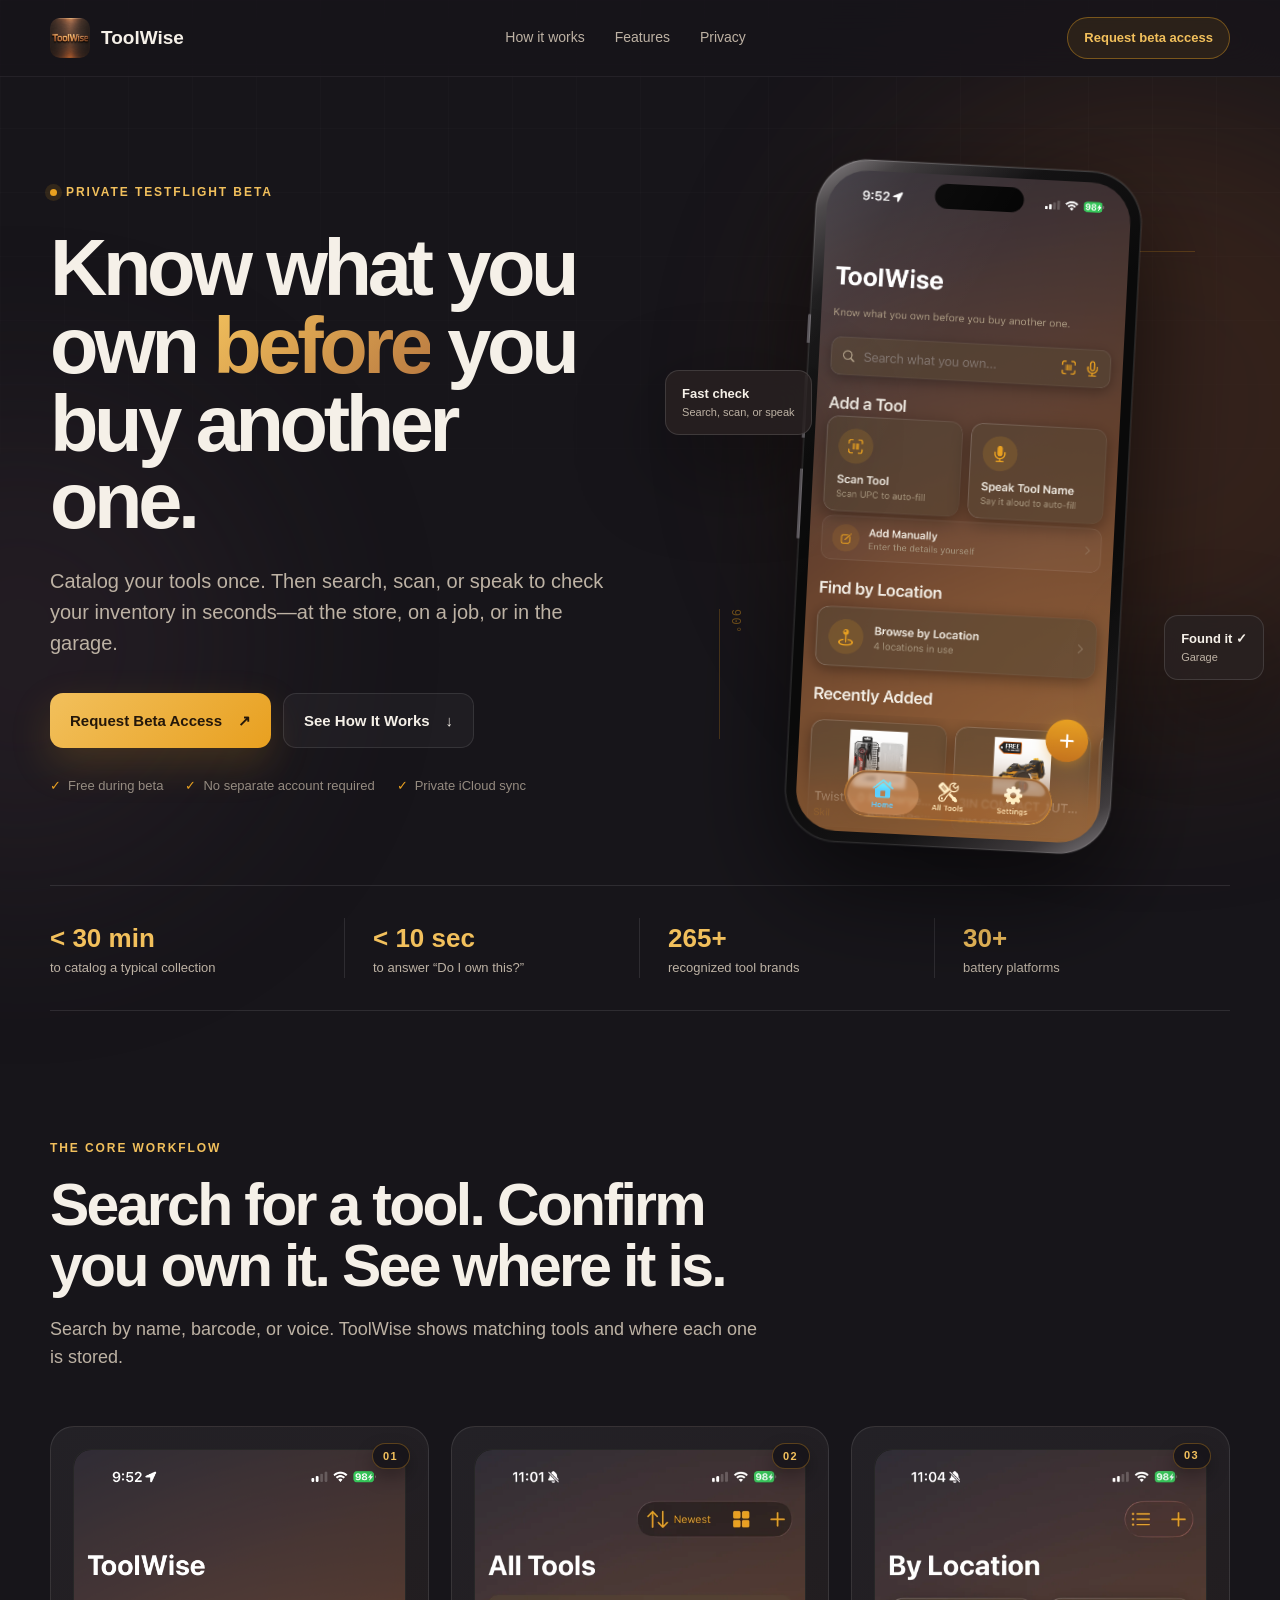
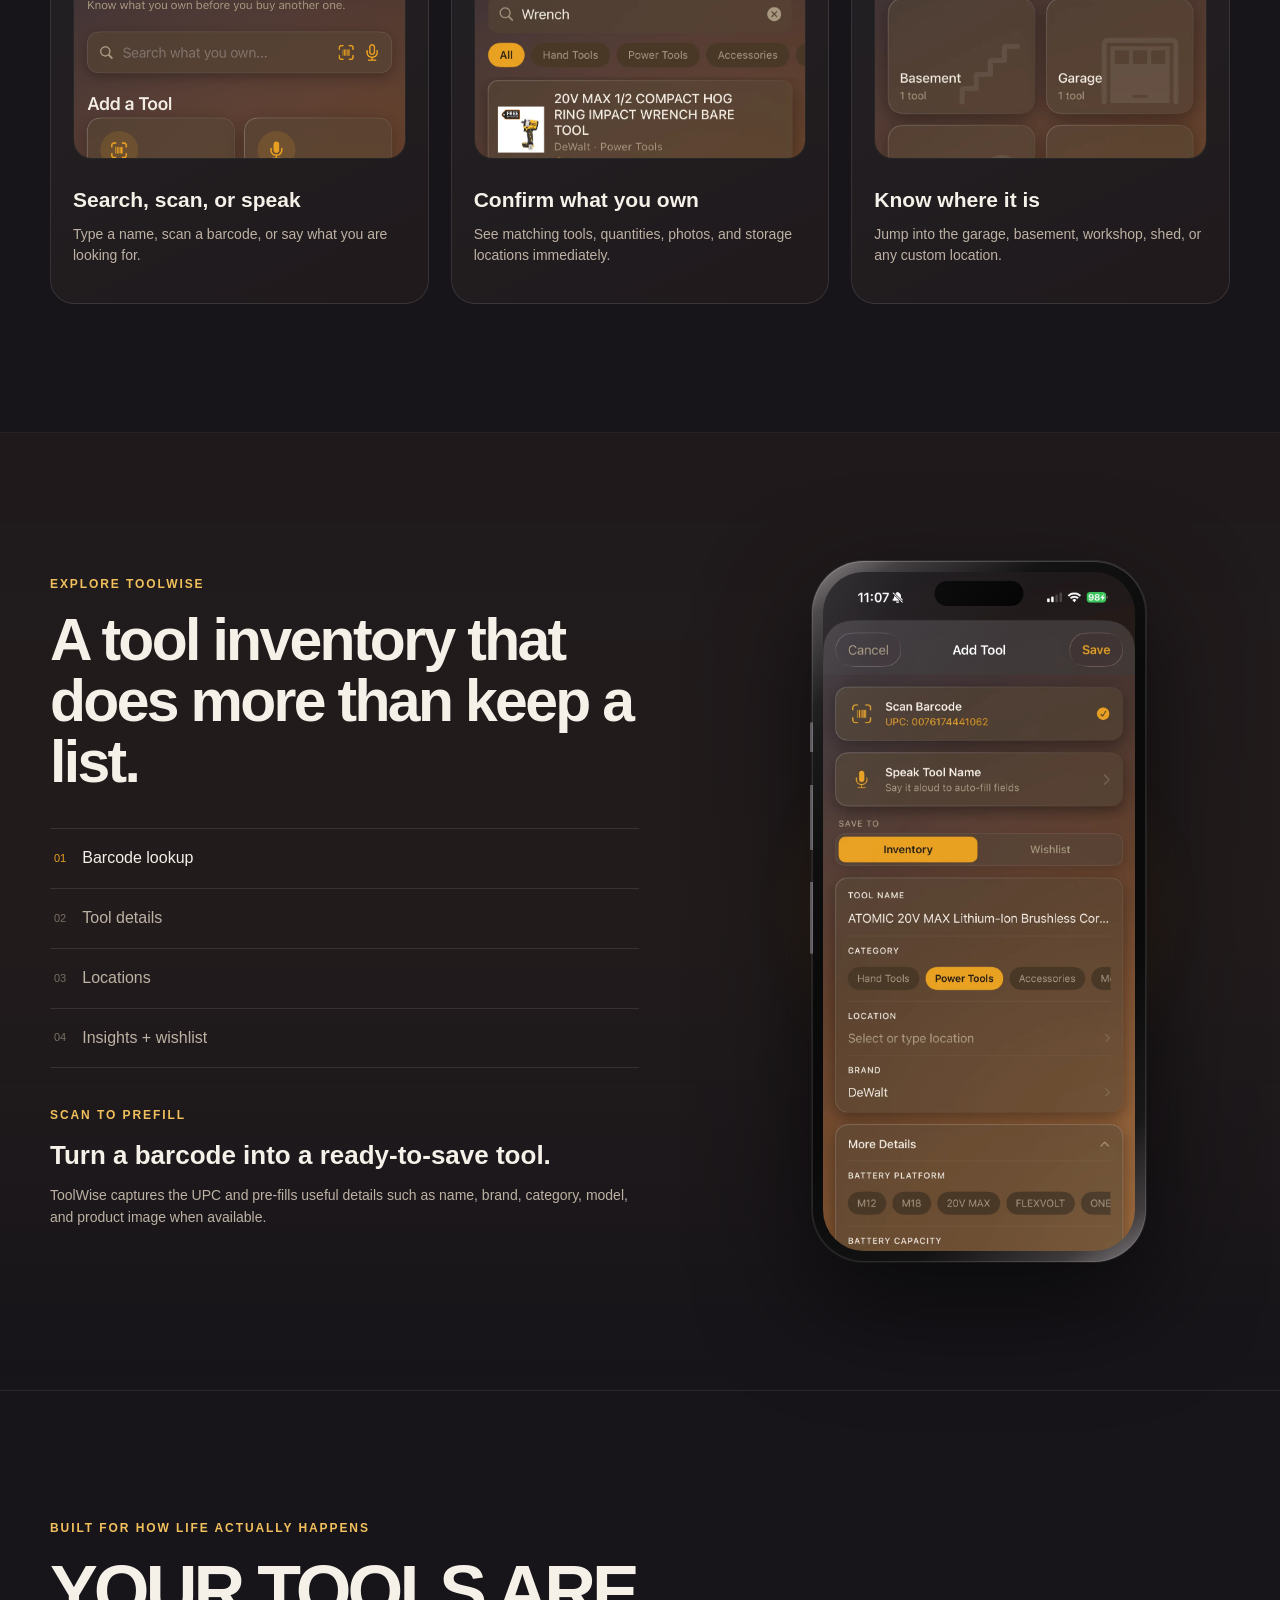
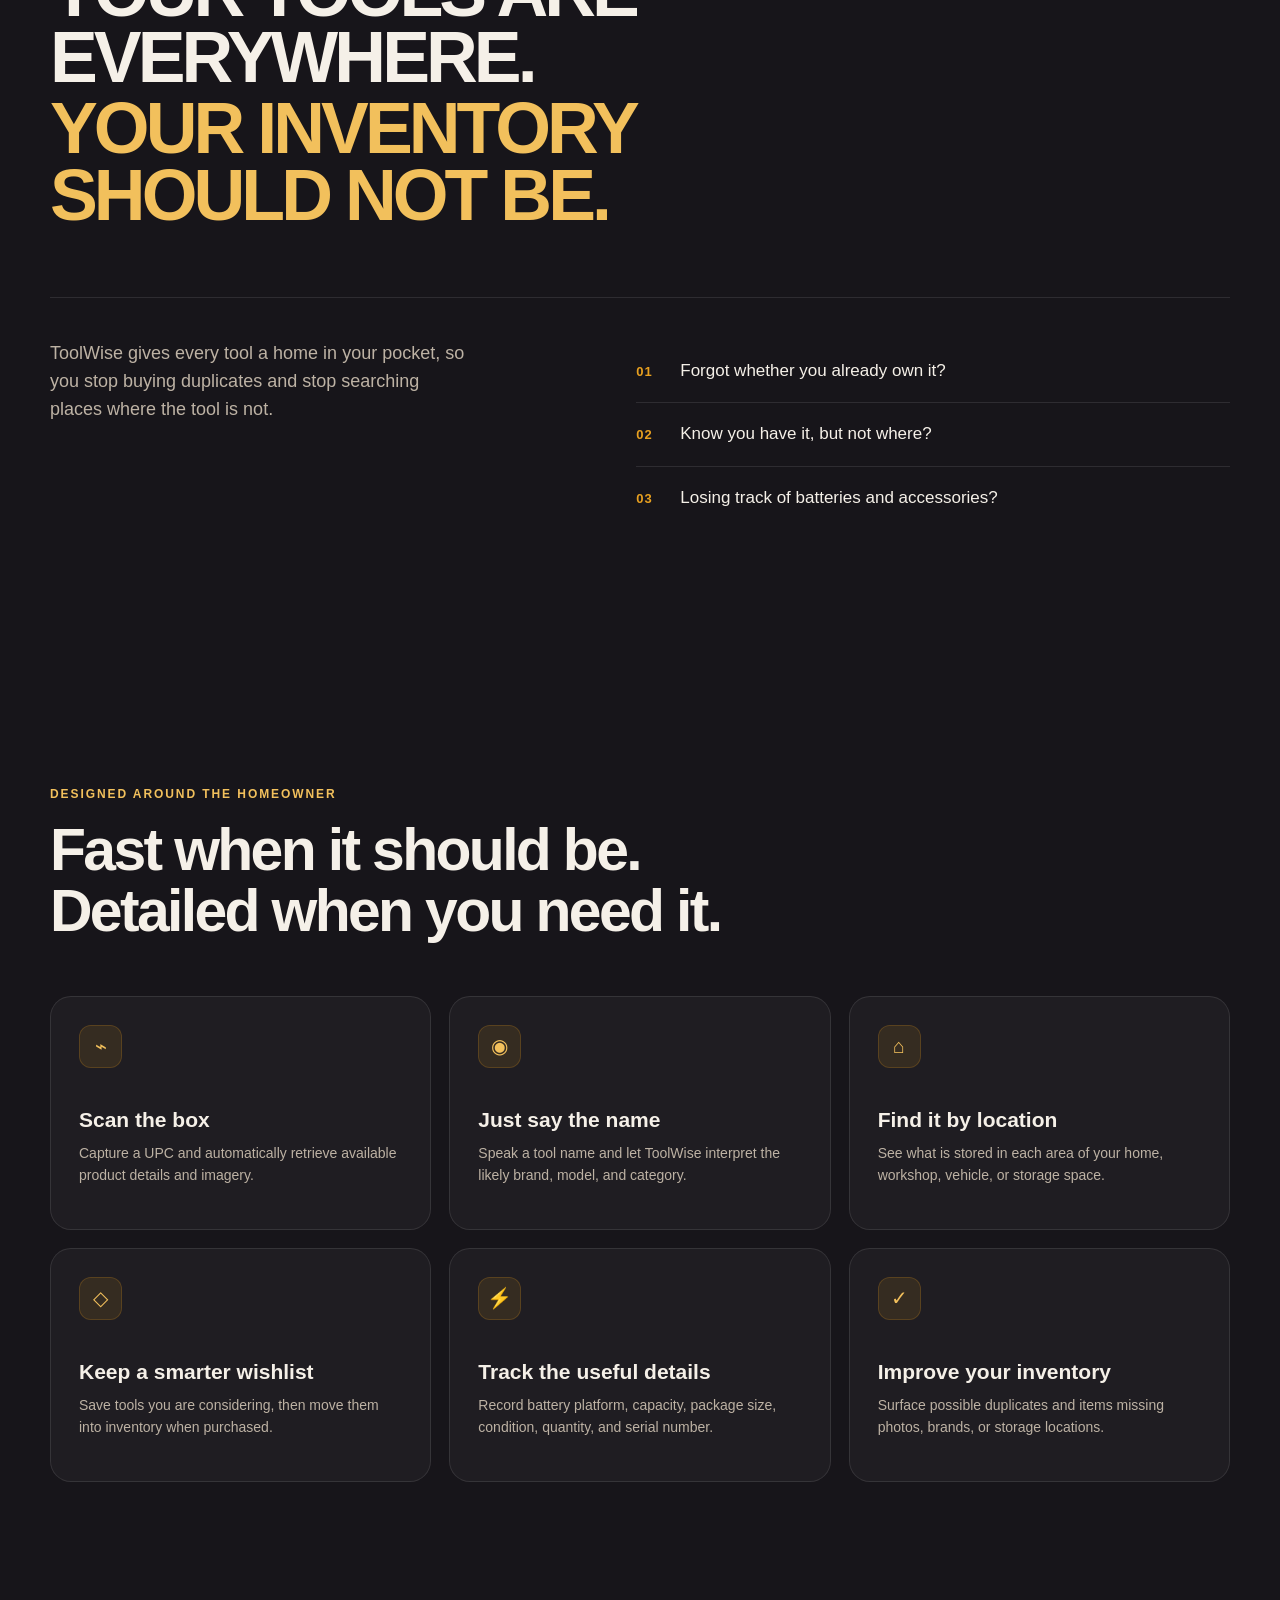
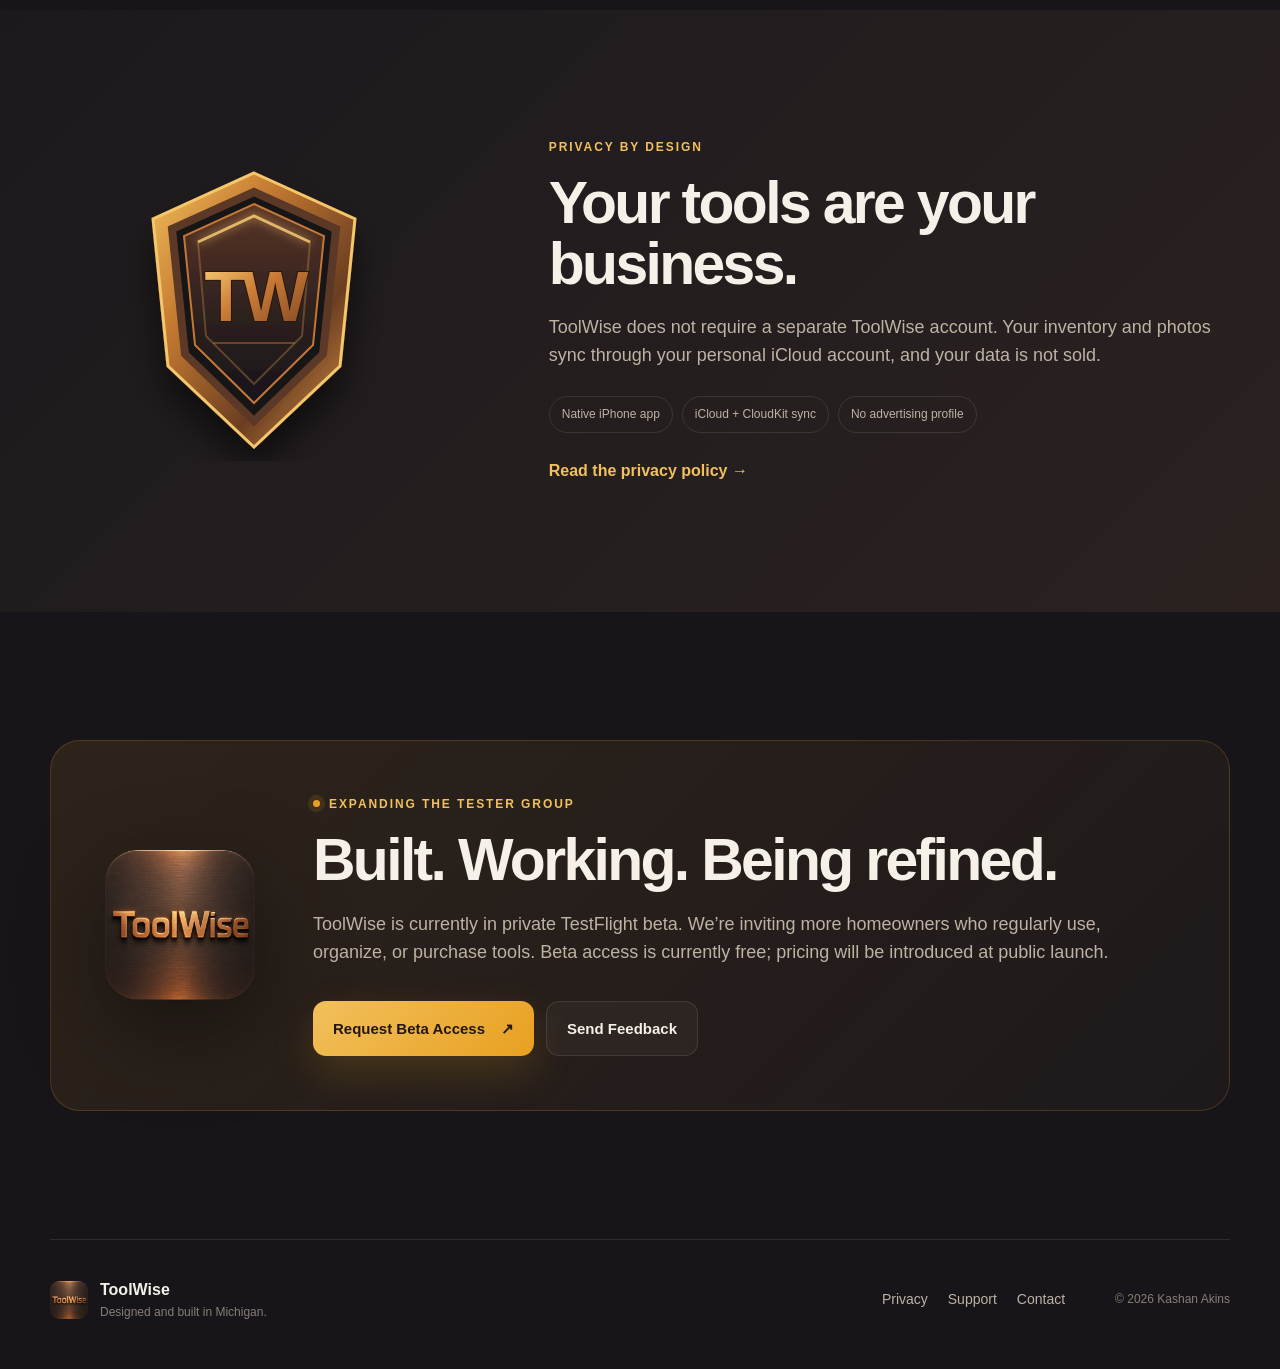
<file: index.html>
<!doctype html>
<html lang="en">
<head>
  <meta charset="utf-8">
  <meta name="viewport" content="width=device-width, initial-scale=1">
  <title>ToolWise — Know what you own before you buy another one</title>
  <meta name="description" content="ToolWise is a native iPhone app that helps homeowners catalog, find, and understand their tool collection. Currently expanding its private TestFlight beta.">
  <meta name="theme-color" content="#17151a">
  <meta property="og:title" content="ToolWise — Your tools, organized">
  <meta property="og:description" content="Catalog your tools once. Then check what you own in seconds.">
  <meta property="og:image" content="assets/toolwise-icon.png">
  <link rel="icon" href="assets/toolwise-icon.png">
  <link rel="stylesheet" href="styles.css">
  <script defer src="script.js"></script>
</head>
<body>
  <a class="skip-link" href="#main">Skip to content</a>
  <div class="ambient ambient-one"></div><div class="ambient ambient-two"></div>
  <header class="site-header" id="top">
    <nav class="nav shell" aria-label="Primary navigation">
      <a class="brand" href="#top" aria-label="ToolWise home">
        <img src="assets/toolwise-icon.png" alt="" width="40" height="40">
        <span>ToolWise</span>
      </a>
      <div class="nav-links">
        <a href="#how">How it works</a><a href="#features">Features</a><a href="#privacy">Privacy</a>
      </div>
      <a class="beta-pill" href="https://docs.google.com/forms/d/e/1FAIpQLSdd0NdLIpeUkWwcLhqzC_xa2YbJL9dh-ZySo57hZsVUqNFGsw/viewform?usp=publish-editor" target="_blank" rel="noopener">Request beta access</a>
    </nav>
  </header>

  <main id="main">
    <section class="hero shell">
      <div class="hero-copy reveal">
        <div class="eyebrow"><span></span> Private TestFlight beta</div>
        <h1>Know what you own <em>before</em> you buy another one.</h1>
        <p class="hero-lede">Catalog your tools once. Then search, scan, or speak to check your inventory in seconds—at the store, on a job, or in the garage.</p>
        <div class="cta-row">
          <a class="button primary" href="https://docs.google.com/forms/d/e/1FAIpQLSdd0NdLIpeUkWwcLhqzC_xa2YbJL9dh-ZySo57hZsVUqNFGsw/viewform?usp=publish-editor" target="_blank" rel="noopener">Request Beta Access <span>↗</span></a>
          <a class="button secondary" href="#how">See How It Works <span>↓</span></a>
        </div>
        <div class="trust-row"><span>Free during beta</span><span>No separate account required</span><span>Private iCloud sync</span></div>
      </div>
      <div class="hero-visual reveal">
        <div class="measurement top">12″</div><div class="measurement side">90°</div>
        <div class="phone-stage"><div class="phone hero-phone"><div class="phone-notch"></div><img src="assets/screen-home-latest.png" alt="ToolWise home screen showing search, scan, voice entry, locations, and recently added tools"></div></div>
        <div class="floating-card card-search"><b>Fast check</b><span>Search, scan, or speak</span></div>
        <div class="floating-card card-location"><b>Found it ✓</b><span>Garage</span></div>
      </div>
    </section>

    <section class="numbers shell reveal" aria-label="ToolWise benefits">
      <div><strong>&lt; 30 min</strong><span>to catalog a typical collection</span></div>
      <div><strong>&lt; 10 sec</strong><span>to answer “Do I own this?”</span></div>
      <div><strong>265+</strong><span>recognized tool brands</span></div>
      <div><strong>30+</strong><span>battery platforms</span></div>
    </section>

    <section class="story section shell" id="how">
      <div class="section-heading reveal"><div class="kicker">The core workflow</div><h2>Search for a tool. Confirm you own it. See where it is.</h2><p>Search by name, barcode, or voice. ToolWise shows matching tools and where each one is stored.</p></div>
      <div class="steps">
        <article class="step reveal"><span class="step-number">01</span><div class="mini-phone"><img src="assets/screen-home-latest.png" alt="ToolWise home screen"></div><h3>Search, scan, or speak</h3><p>Type a name, scan a barcode, or say what you are looking for.</p></article>
        <article class="step reveal"><span class="step-number">02</span><div class="mini-phone"><img src="assets/screen-51.webp" alt="ToolWise search results for wrench"></div><h3>Confirm what you own</h3><p>See matching tools, quantities, photos, and storage locations immediately.</p></article>
        <article class="step reveal"><span class="step-number">03</span><div class="mini-phone"><img src="assets/screen-53.webp" alt="ToolWise location view"></div><h3>Know where it is</h3><p>Jump into the garage, basement, workshop, shed, or any custom location.</p></article>
      </div>
    </section>

    <section class="showcase section" id="features">
      <div class="shell showcase-grid">
        <div class="showcase-copy reveal">
          <div class="kicker">Explore ToolWise</div><h2>A tool inventory that does more than keep a list.</h2>
          <div class="feature-tabs" role="tablist" aria-label="ToolWise feature screenshots">
            <button class="feature-tab active" data-screen="assets/screen-54.webp" data-alt="Barcode scan results prefilled in ToolWise" data-kicker="Scan to prefill" data-title="Turn a barcode into a ready-to-save tool." data-copy="ToolWise captures the UPC and pre-fills useful details such as name, brand, category, model, and product image when available." aria-selected="true"><span>01</span> Barcode lookup</button>
            <button class="feature-tab" data-screen="assets/screen-52.webp" data-alt="Detailed tool record in ToolWise" data-kicker="A complete record" data-title="Keep the details that actually matter." data-copy="Store the photo, brand, model, category, location, quantity, condition, battery platform, serial number, and more."><span>02</span> Tool details</button>
            <button class="feature-tab" data-screen="assets/screen-53.webp" data-alt="Tools organized by storage location" data-kicker="Find by location" data-title="See every place your tools live." data-copy="Browse the garage, basement, workshop, shed, vehicle, storage unit, or locations you create yourself."><span>03</span> Locations</button>
            <button class="feature-tab" data-screen="assets/screen-55.webp" data-alt="Wishlist, inventory statistics, and insights in ToolWise" data-kicker="A smarter collection" data-title="Plan purchases and improve your inventory." data-copy="Keep a wishlist, understand your collection at a glance, and surface tools missing photos, brands, or locations."><span>04</span> Insights + wishlist</button>
          </div>
          <div class="dynamic-copy" aria-live="polite"><div id="feature-kicker" class="kicker">Scan to prefill</div><h3 id="feature-title">Turn a barcode into a ready-to-save tool.</h3><p id="feature-copy">ToolWise captures the UPC and pre-fills useful details such as name, brand, category, model, and product image when available.</p></div>
        </div>
        <div class="showcase-phone-wrap reveal"><div class="phone showcase-phone"><div class="phone-notch"></div><img id="feature-screen" src="assets/screen-54.webp" alt="Barcode scan results prefilled in ToolWise"></div></div>
      </div>
    </section>

    <section class="problem section shell">
      <div class="problem-panel reveal">
        <div class="problem-head">
          <div class="kicker">Built for how life actually happens</div>
          <h2 class="mega"><span class="line"><span>Your tools are everywhere.</span></span><span class="line alt"><span>Your inventory should not be.</span></span></h2>
        </div>
        <div class="problem-body">
          <p>ToolWise gives every tool a home in your pocket, so you stop buying duplicates and stop searching places where the tool is not.</p>
          <div class="pain-list"><div><span>01</span><p>Forgot whether you already own it?</p></div><div><span>02</span><p>Know you have it, but not where?</p></div><div><span>03</span><p>Losing track of batteries and accessories?</p></div></div>
        </div>
      </div>
    </section>

    <section class="feature-grid-section section shell">
      <div class="section-heading reveal"><div class="kicker">Designed around the homeowner</div><h2>Fast when it should be. Detailed when you need it.</h2></div>
      <div class="feature-grid">
        <article class="feature-card reveal"><div class="feature-icon">⌁</div><h3>Scan the box</h3><p>Capture a UPC and automatically retrieve available product details and imagery.</p></article>
        <article class="feature-card reveal"><div class="feature-icon">◉</div><h3>Just say the name</h3><p>Speak a tool name and let ToolWise interpret the likely brand, model, and category.</p></article>
        <article class="feature-card reveal"><div class="feature-icon">⌂</div><h3>Find it by location</h3><p>See what is stored in each area of your home, workshop, vehicle, or storage space.</p></article>
        <article class="feature-card reveal"><div class="feature-icon">◇</div><h3>Keep a smarter wishlist</h3><p>Save tools you are considering, then move them into inventory when purchased.</p></article>
        <article class="feature-card reveal"><div class="feature-icon">⚡</div><h3>Track the useful details</h3><p>Record battery platform, capacity, package size, condition, quantity, and serial number.</p></article>
        <article class="feature-card reveal"><div class="feature-icon">✓</div><h3>Improve your inventory</h3><p>Surface possible duplicates and items missing photos, brands, or storage locations.</p></article>
      </div>
    </section>

    <section class="privacy section" id="privacy">
      <div class="shell privacy-grid">
        <div class="privacy-mark reveal">
          <svg width="270" height="300" viewBox="0 0 270 300" role="img" aria-label="ToolWise bronze security shield">
            <defs>
              <linearGradient id="shieldOuter" x1="0" y1="0" x2="1" y2="1"><stop offset="0" stop-color="#f2c05c"/><stop offset="0.32" stop-color="#c57a31"/><stop offset="0.68" stop-color="#6b3e22"/><stop offset="1" stop-color="#e19a47"/></linearGradient>
              <linearGradient id="shieldInner" x1="0" y1="0" x2="0" y2="1"><stop offset="0" stop-color="#5a3425"/><stop offset="0.55" stop-color="#2e211f"/><stop offset="1" stop-color="#17151a"/></linearGradient>
              <linearGradient id="shieldText" x1="0" y1="0" x2="1" y2="1"><stop offset="0" stop-color="#ffd27a"/><stop offset="0.45" stop-color="#c97b35"/><stop offset="1" stop-color="#7a4324"/></linearGradient>
              <filter id="shieldShadow" x="-40%" y="-40%" width="180%" height="190%"><feDropShadow dx="0" dy="22" stdDeviation="18" flood-color="#000" flood-opacity=".55"/></filter>
              <filter id="shieldGlow" x="-40%" y="-40%" width="180%" height="180%"><feGaussianBlur stdDeviation="5" result="blur"/><feMerge><feMergeNode in="blur"/><feMergeNode in="SourceGraphic"/></feMerge></filter>
            </defs>
            <g filter="url(#shieldShadow)">
              <path d="M135 12 236 58 221 205 135 286 49 205 34 58Z" fill="url(#shieldOuter)" stroke="#f6c66b" stroke-width="3"/>
              <path d="M135 31 217 68 204 193 135 260 66 193 53 68Z" fill="#151217" stroke="#5c3826" stroke-width="8"/>
              <path d="M135 43 205 75 194 184 135 242 76 184 65 75Z" fill="url(#shieldInner)" stroke="#c47735" stroke-width="2"/>
              <path d="M135 55 191 81 183 175 135 223 87 175 79 81Z" fill="none" stroke="#f0ad55" stroke-opacity=".28" stroke-width="2"/>
              <path d="M79 81 135 55 191 81" fill="none" stroke="#ffd079" stroke-opacity=".75" stroke-width="3" filter="url(#shieldGlow)"/>
              <text x="135" y="160" text-anchor="middle" font-family="-apple-system,BlinkMacSystemFont,'Helvetica Neue',Arial,sans-serif" font-size="70" font-weight="900" letter-spacing="-5" fill="url(#shieldText)" stroke="#2b170d" stroke-width="2" paint-order="stroke fill">TW</text>
              <path d="M94 182h82" stroke="#c67935" stroke-opacity=".42" stroke-width="2"/>
            </g>
          </svg>
        </div>
        <div class="reveal"><div class="kicker">Privacy by design</div><h2>Your tools are your business.</h2><p>ToolWise does not require a separate ToolWise account. Your inventory and photos sync through your personal iCloud account, and your data is not sold.</p><div class="privacy-points"><span>Native iPhone app</span><span>iCloud + CloudKit sync</span><span>No advertising profile</span></div><a class="text-link" href="privacy.html">Read the privacy policy →</a></div>
      </div>
    </section>

    <section class="beta section shell">
      <div class="beta-panel reveal"><img src="assets/toolwise-icon.png" alt="ToolWise app icon"><div><div class="eyebrow"><span></span> Expanding the tester group</div><h2>Built. Working. Being refined.</h2><p>ToolWise is currently in private TestFlight beta. We’re inviting more homeowners who regularly use, organize, or purchase tools. Beta access is currently free; pricing will be introduced at public launch.</p><div class="cta-row"><a class="button primary" href="https://docs.google.com/forms/d/e/1FAIpQLSdd0NdLIpeUkWwcLhqzC_xa2YbJL9dh-ZySo57hZsVUqNFGsw/viewform?usp=publish-editor" target="_blank" rel="noopener">Request Beta Access <span>↗</span></a><a class="button secondary" href="mailto:kashanakins@gmail.com?subject=ToolWise%20Feedback">Send Feedback</a></div></div></div>
    </section>
  </main>

  <footer class="footer shell"><div class="footer-brand"><img src="assets/toolwise-icon.png" alt="" width="38"><div><strong>ToolWise</strong><span>Designed and built in Michigan.</span></div></div><div class="footer-links"><a href="privacy.html">Privacy</a><a href="support.html">Support</a><a href="mailto:kashanakins@gmail.com">Contact</a></div><p>© 2026 Kashan Akins</p></footer>
</body>
</html>
</file>
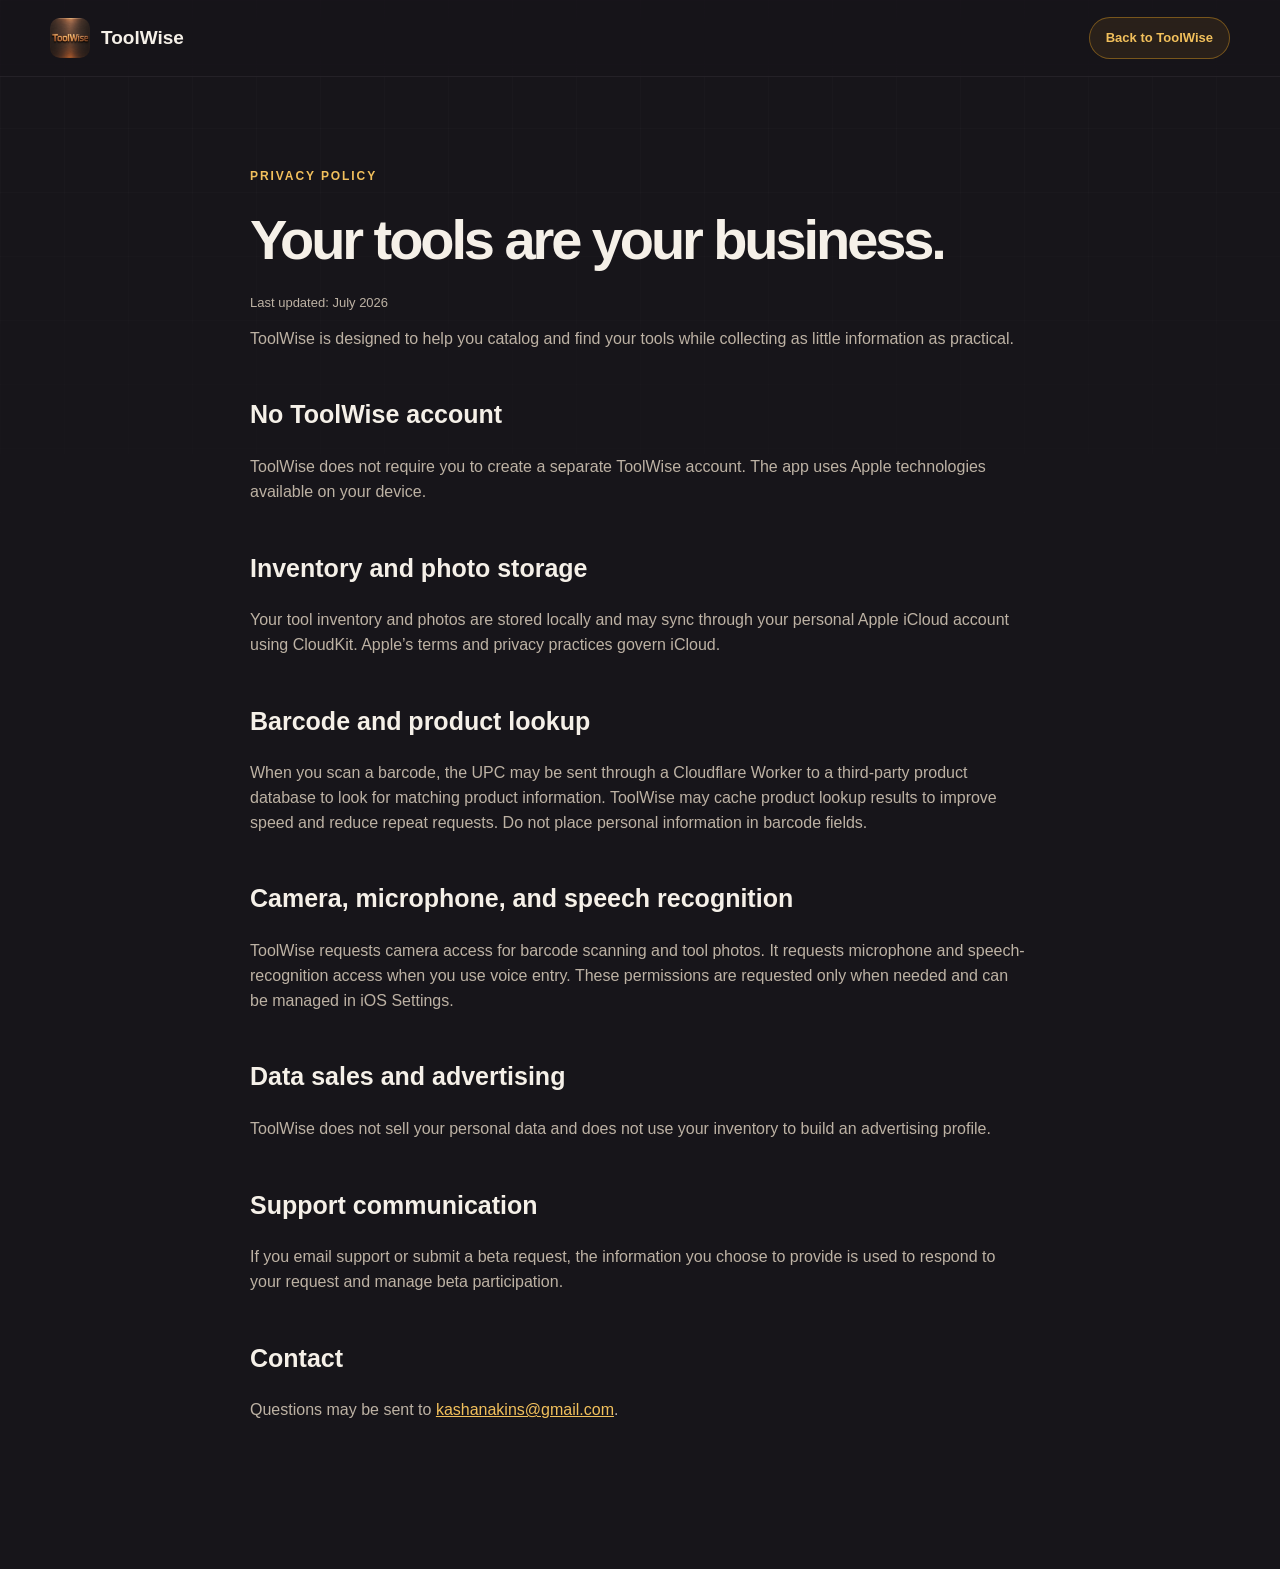
<file: privacy.html>
<!doctype html><html lang="en"><head><meta charset="utf-8"><meta name="viewport" content="width=device-width,initial-scale=1"><title>Privacy Policy — ToolWise</title><meta name="theme-color" content="#17151a"><link rel="icon" href="assets/toolwise-icon.png"><link rel="stylesheet" href="styles.css"><style>.legal{max-width:780px;padding:90px 0 130px}.legal h1{font-size:56px}.legal h2{font-size:25px;margin-top:44px}.legal p,.legal li{color:var(--muted)}.legal a{color:var(--amber2)}.legal .updated{font-size:13px}</style></head><body><header class="site-header"><nav class="nav shell"><a class="brand" href="index.html"><img src="assets/toolwise-icon.png" alt="" width="40"><span>ToolWise</span></a><a class="beta-pill" href="index.html">Back to ToolWise</a></nav></header><main class="legal shell"><div class="kicker">Privacy policy</div><h1>Your tools are your business.</h1><p class="updated">Last updated: July 2026</p><p>ToolWise is designed to help you catalog and find your tools while collecting as little information as practical.</p><h2>No ToolWise account</h2><p>ToolWise does not require you to create a separate ToolWise account. The app uses Apple technologies available on your device.</p><h2>Inventory and photo storage</h2><p>Your tool inventory and photos are stored locally and may sync through your personal Apple iCloud account using CloudKit. Apple’s terms and privacy practices govern iCloud.</p><h2>Barcode and product lookup</h2><p>When you scan a barcode, the UPC may be sent through a Cloudflare Worker to a third-party product database to look for matching product information. ToolWise may cache product lookup results to improve speed and reduce repeat requests. Do not place personal information in barcode fields.</p><h2>Camera, microphone, and speech recognition</h2><p>ToolWise requests camera access for barcode scanning and tool photos. It requests microphone and speech-recognition access when you use voice entry. These permissions are requested only when needed and can be managed in iOS Settings.</p><h2>Data sales and advertising</h2><p>ToolWise does not sell your personal data and does not use your inventory to build an advertising profile.</p><h2>Support communication</h2><p>If you email support or submit a beta request, the information you choose to provide is used to respond to your request and manage beta participation.</p><h2>Contact</h2><p>Questions may be sent to <a href="mailto:kashanakins@gmail.com">kashanakins@gmail.com</a>.</p></main></body></html>
</file>
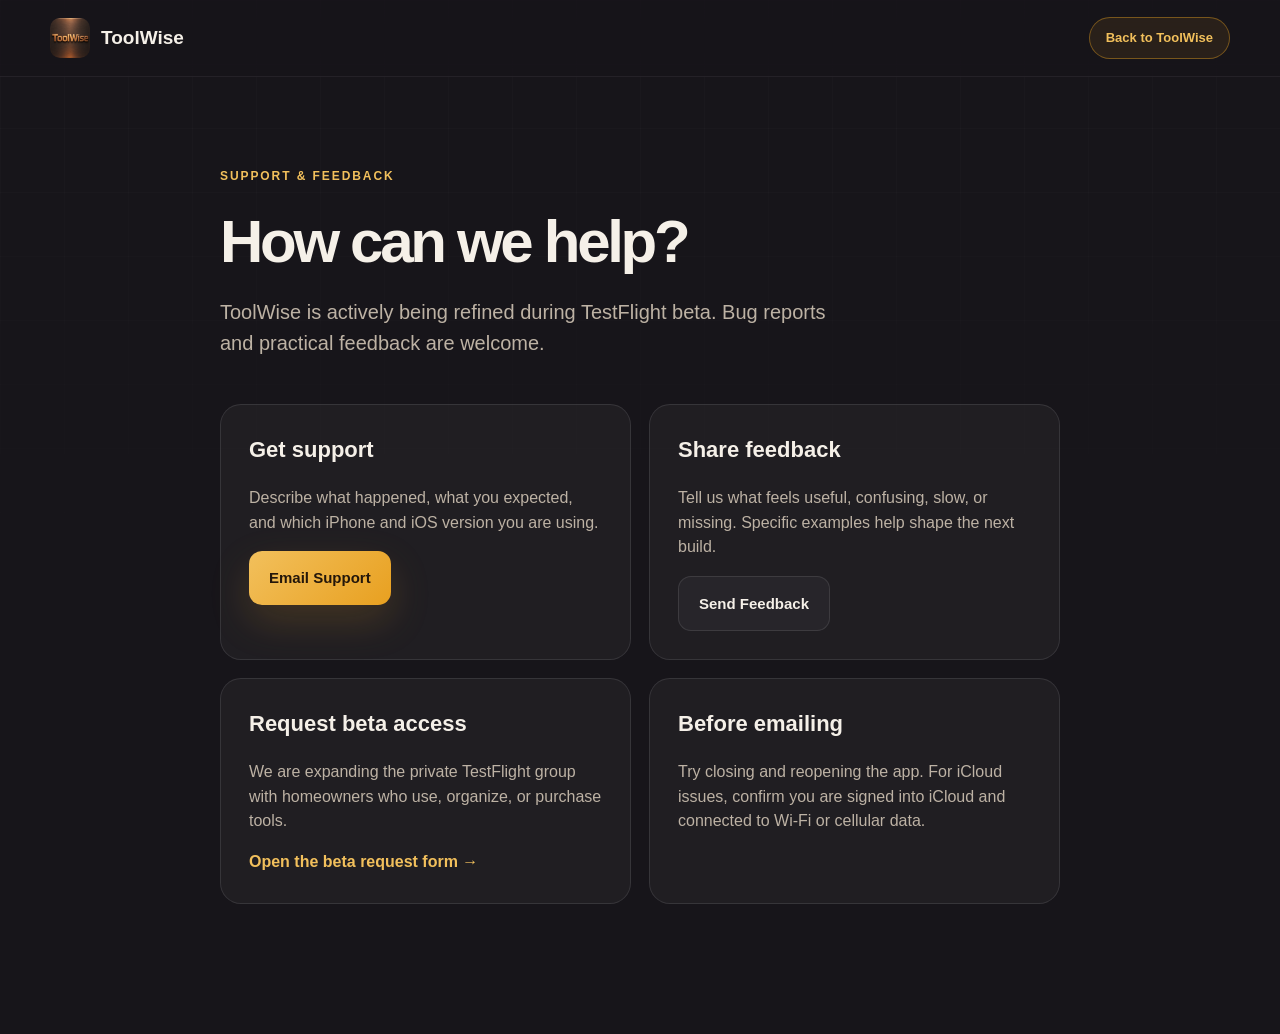
<file: support.html>
<!doctype html><html lang="en"><head><meta charset="utf-8"><meta name="viewport" content="width=device-width,initial-scale=1"><title>Support — ToolWise</title><meta name="theme-color" content="#17151a"><link rel="icon" href="assets/toolwise-icon.png"><link rel="stylesheet" href="styles.css"><style>.support{max-width:840px;padding:90px 0 130px}.support h1{font-size:60px}.support-grid{display:grid;grid-template-columns:1fr 1fr;gap:18px;margin-top:45px}.support-card{background:rgba(255,255,255,.04);border:1px solid var(--line);border-radius:21px;padding:28px}.support-card h2{font-size:22px}.support-card p{color:var(--muted)}@media(max-width:650px){.support-grid{grid-template-columns:1fr}}</style></head><body><header class="site-header"><nav class="nav shell"><a class="brand" href="index.html"><img src="assets/toolwise-icon.png" alt="" width="40"><span>ToolWise</span></a><a class="beta-pill" href="index.html">Back to ToolWise</a></nav></header><main class="support shell"><div class="kicker">Support & feedback</div><h1>How can we help?</h1><p class="hero-lede">ToolWise is actively being refined during TestFlight beta. Bug reports and practical feedback are welcome.</p><div class="support-grid"><section class="support-card"><h2>Get support</h2><p>Describe what happened, what you expected, and which iPhone and iOS version you are using.</p><a class="button primary" href="mailto:kashanakins@gmail.com?subject=ToolWise%20Support">Email Support</a></section><section class="support-card"><h2>Share feedback</h2><p>Tell us what feels useful, confusing, slow, or missing. Specific examples help shape the next build.</p><a class="button secondary" href="mailto:kashanakins@gmail.com?subject=ToolWise%20Beta%20Feedback">Send Feedback</a></section><section class="support-card"><h2>Request beta access</h2><p>We are expanding the private TestFlight group with homeowners who use, organize, or purchase tools.</p><a class="text-link" target="_blank" rel="noopener" href="https://docs.google.com/forms/d/e/1FAIpQLSdd0NdLIpeUkWwcLhqzC_xa2YbJL9dh-ZySo57hZsVUqNFGsw/viewform?usp=publish-editor">Open the beta request form →</a></section><section class="support-card"><h2>Before emailing</h2><p>Try closing and reopening the app. For iCloud issues, confirm you are signed into iCloud and connected to Wi-Fi or cellular data.</p></section></div></main></body></html>
</file>
<file: styles.css>
:root{--bg:#17151a;--surface:#211d22;--surface2:#2a2221;--copper:#b87840;--deep:#6b4530;--amber:#e8a020;--amber2:#f2c05c;--ivory:#f5f0e8;--muted:#bdb2a4;--line:rgba(255,255,255,.1);--shadow:0 30px 90px rgba(0,0,0,.42)}*{box-sizing:border-box}html{scroll-behavior:smooth}body{margin:0;background:var(--bg);color:var(--ivory);font-family:-apple-system,BlinkMacSystemFont,"SF Pro Display","Helvetica Neue",Arial,sans-serif;line-height:1.55;overflow-x:hidden}body:before{content:"";position:fixed;inset:0;pointer-events:none;background-image:linear-gradient(rgba(255,255,255,.018) 1px,transparent 1px),linear-gradient(90deg,rgba(255,255,255,.018) 1px,transparent 1px);background-size:64px 64px;mask-image:linear-gradient(to bottom,black,transparent 72%);z-index:-2}.ambient{position:fixed;border-radius:50%;filter:blur(100px);opacity:.22;z-index:-3}.ambient-one{width:650px;height:650px;background:#9a5020;right:-200px;top:80px}.ambient-two{width:480px;height:480px;background:#4d3843;left:-220px;top:45%}.shell{width:min(1180px,calc(100% - 40px));margin-inline:auto}.skip-link{position:fixed;left:12px;top:-60px;background:var(--amber);color:#1a1510;padding:10px 16px;z-index:100}.skip-link:focus{top:12px}.site-header{position:sticky;top:0;z-index:30;background:rgba(23,21,26,.7);backdrop-filter:blur(22px);border-bottom:1px solid rgba(255,255,255,.06)}.nav{height:76px;display:flex;align-items:center;justify-content:space-between}.brand{display:flex;align-items:center;gap:11px;color:var(--ivory);text-decoration:none;font-size:19px;font-weight:750}.brand img{border-radius:10px}.nav-links{display:flex;gap:30px}.nav-links a,.footer a{color:var(--muted);text-decoration:none;font-size:14px}.nav-links a:hover,.footer a:hover{color:var(--ivory)}.beta-pill{border:1px solid rgba(232,160,32,.42);background:rgba(232,160,32,.09);color:var(--amber2);text-decoration:none;padding:10px 16px;border-radius:999px;font-size:13px;font-weight:700}.hero{min-height:790px;padding:88px 0 70px;display:grid;grid-template-columns:1.02fr .98fr;gap:72px;align-items:center}.hero-copy{position:relative;z-index:2}.eyebrow,.kicker{text-transform:uppercase;letter-spacing:.16em;font-weight:750;font-size:12px;color:var(--amber2)}.eyebrow{display:flex;align-items:center;gap:9px}.eyebrow span{width:7px;height:7px;background:var(--amber);border-radius:50%;box-shadow:0 0 0 5px rgba(232,160,32,.13)}h1,h2,h3,p{margin-top:0}h1{font-size:clamp(54px,6.2vw,88px);line-height:.98;letter-spacing:-.055em;margin:27px 0 26px;max-width:760px}h1 em{font-style:normal;background:linear-gradient(135deg,var(--amber2),var(--copper));background-clip:text;color:transparent}.hero-lede{color:var(--muted);font-size:20px;max-width:620px}.cta-row{display:flex;gap:12px;flex-wrap:wrap;margin-top:34px}.button{display:inline-flex;align-items:center;justify-content:center;gap:16px;border-radius:13px;padding:15px 20px;text-decoration:none;font-weight:750;font-size:15px;transition:.2s transform,.2s box-shadow}.button:hover{transform:translateY(-2px)}.primary{background:linear-gradient(135deg,var(--amber2),var(--amber));color:#24170a;box-shadow:0 16px 40px rgba(232,160,32,.18)}.secondary{border:1px solid var(--line);color:var(--ivory);background:rgba(255,255,255,.035)}.trust-row{display:flex;gap:22px;flex-wrap:wrap;margin-top:28px;color:#958b80;font-size:13px}.trust-row span:before{content:"✓";color:var(--amber);margin-right:7px}.hero-visual{height:650px;position:relative;display:grid;place-items:center}.phone{position:relative;border-radius:49px;background:#080808;padding:10px;box-shadow:0 40px 110px rgba(0,0,0,.62),0 0 0 1px #4d4a4b,0 0 0 3px #171719;overflow:hidden}.phone:after{content:"";position:absolute;inset:10px;border-radius:40px;box-shadow:inset 0 0 0 1px rgba(255,255,255,.11);pointer-events:none}.phone img{display:block;width:100%;border-radius:40px}.hero-phone{width:326px;transform:rotate(2deg);animation:float 5s ease-in-out infinite}.phone-notch{position:absolute;z-index:2;top:20px;left:50%;transform:translateX(-50%);width:89px;height:25px;border-radius:20px;background:#050505}.measurement{position:absolute;color:rgba(232,160,32,.45);font:12px ui-monospace,SFMono-Regular,Menlo,monospace;letter-spacing:.1em}.measurement:after{content:"";display:block;background:rgba(232,160,32,.24)}.measurement.top{top:65px;right:35px}.measurement.top:after{width:160px;height:1px;margin-top:7px}.measurement.side{left:32px;bottom:76px;writing-mode:vertical-rl}.measurement.side:after{height:130px;width:1px;margin-right:8px}.floating-card{position:absolute;background:rgba(41,34,33,.82);backdrop-filter:blur(20px);border:1px solid rgba(255,255,255,.12);border-radius:14px;padding:13px 16px;box-shadow:var(--shadow);display:flex;flex-direction:column}.floating-card b{font-size:13px}.floating-card span{color:var(--muted);font-size:11px}.card-search{left:-22px;top:205px}.card-location{right:-34px;bottom:135px}.numbers{display:grid;grid-template-columns:repeat(4,1fr);border-top:1px solid var(--line);border-bottom:1px solid var(--line);padding:32px 0}.numbers div{padding:0 28px;border-right:1px solid var(--line)}.numbers div:first-child{padding-left:0}.numbers div:last-child{border:0}.numbers strong{display:block;color:var(--amber2);font-size:26px}.numbers span{display:block;color:var(--muted);font-size:13px}.section{padding:128px 0}.section-heading{max-width:710px;margin-bottom:54px}.section-heading h2,.privacy h2,.problem h2,.beta h2,.showcase h2{font-size:clamp(38px,4.6vw,62px);line-height:1.03;letter-spacing:-.045em;margin:17px 0 20px}.section-heading p,.showcase-copy>p,.privacy p,.problem-panel>div>p,.beta p{color:var(--muted);font-size:18px}.steps{display:grid;grid-template-columns:repeat(3,1fr);gap:22px}.step{position:relative;background:linear-gradient(155deg,rgba(255,255,255,.055),rgba(107,69,48,.11));border:1px solid var(--line);border-radius:24px;padding:22px;overflow:hidden}.step-number{position:absolute;right:18px;top:16px;z-index:3;display:inline-flex;align-items:center;justify-content:center;min-width:38px;height:26px;padding:0 9px;border:1px solid rgba(232,160,32,.32);border-radius:999px;background:rgba(23,21,26,.9);backdrop-filter:blur(10px);-webkit-backdrop-filter:blur(10px);box-shadow:0 8px 18px rgba(0,0,0,.28);font-size:11px;font-weight:750;color:var(--amber2);letter-spacing:.12em}.mini-phone{height:310px;overflow:hidden;border-radius:18px;background:#090909;margin-bottom:25px;border:1px solid rgba(255,255,255,.12)}.mini-phone img{width:100%;display:block;transform:none;transform-origin:top center}.step h3,.feature-card h3,.dynamic-copy h3{font-size:21px;margin-bottom:7px}.step p,.feature-card p,.dynamic-copy p{color:var(--muted);font-size:14px}.showcase{background:linear-gradient(180deg,rgba(107,69,48,.1),rgba(184,120,64,.07),transparent);border-top:1px solid rgba(255,255,255,.06);border-bottom:1px solid rgba(255,255,255,.06)}.showcase-grid{display:grid;grid-template-columns:1.08fr .92fr;align-items:center;gap:90px}.feature-tabs{margin:36px 0 30px;border-top:1px solid var(--line)}.feature-tab{width:100%;display:flex;gap:16px;align-items:center;text-align:left;color:var(--muted);background:none;border:0;border-bottom:1px solid var(--line);padding:17px 4px;font:inherit;cursor:pointer}.feature-tab span{font-size:11px;color:#796f65}.feature-tab.active{color:var(--ivory)}.feature-tab.active span{color:var(--amber)}.dynamic-copy{min-height:150px;padding-top:8px}.dynamic-copy h3{font-size:26px;margin:10px 0}.showcase-phone-wrap{display:grid;place-items:center;min-height:690px;position:relative}.showcase-phone-wrap:before{content:"";position:absolute;width:460px;height:460px;border-radius:50%;background:radial-gradient(circle,rgba(232,160,32,.2),transparent 66%);filter:blur(10px)}.showcase-phone{width:334px;z-index:1;transition:.25s opacity,.25s transform}.showcase-phone.changing{opacity:.2;transform:scale(.985)}.problem-panel{background:linear-gradient(135deg,rgba(50,40,39,.92),rgba(34,29,34,.95));border:1px solid var(--line);border-radius:30px;padding:58px;display:grid;grid-template-columns:1.2fr .8fr;gap:70px;box-shadow:var(--shadow)}.pain-list{border-left:1px solid var(--line);padding-left:40px}.pain-list div{display:flex;gap:18px;padding:16px 0;border-bottom:1px solid var(--line)}.pain-list div:last-child{border:0}.pain-list span{color:var(--amber);font-size:12px}.pain-list p{margin:0;font-size:16px}.feature-grid{display:grid;grid-template-columns:repeat(3,1fr);gap:18px}.feature-card{background:rgba(255,255,255,.035);border:1px solid var(--line);border-radius:21px;padding:28px;min-height:225px;transition:.25s transform,.25s background}.feature-card:hover{transform:translateY(-4px);background:rgba(184,120,64,.08)}.feature-icon{height:43px;width:43px;display:grid;place-items:center;background:rgba(232,160,32,.11);color:var(--amber2);border:1px solid rgba(232,160,32,.2);border-radius:12px;margin-bottom:36px;font-size:20px}.privacy{background:linear-gradient(135deg,#1c191d,#2b2220)}.privacy-grid{display:grid;grid-template-columns:.75fr 1.25fr;gap:90px;align-items:center}.privacy-mark{display:grid;place-items:center}.shield{width:240px;height:270px;clip-path:polygon(50% 0,90% 16%,84% 70%,50% 100%,16% 70%,10% 16%);background:linear-gradient(145deg,var(--amber2),var(--deep));display:grid;place-items:center;color:#2a190d;font-size:64px;font-weight:900;box-shadow:var(--shadow)}.privacy-points{display:flex;gap:9px;flex-wrap:wrap;margin:26px 0}.privacy-points span{border:1px solid var(--line);border-radius:999px;padding:8px 12px;color:var(--muted);font-size:12px}.text-link{color:var(--amber2);text-decoration:none;font-weight:700}.beta-panel{display:grid;grid-template-columns:160px 1fr;gap:48px;align-items:center;padding:54px;background:linear-gradient(135deg,rgba(232,160,32,.11),rgba(107,69,48,.09));border:1px solid rgba(232,160,32,.2);border-radius:30px}.beta-panel>img{width:150px;border-radius:32px;box-shadow:var(--shadow)}.footer{border-top:1px solid var(--line);padding:38px 0 48px;display:grid;grid-template-columns:1fr auto auto;gap:50px;align-items:center}.footer-brand{display:flex;align-items:center;gap:12px}.footer-brand img{border-radius:9px}.footer-brand div{display:flex;flex-direction:column}.footer-brand span,.footer p{font-size:12px;color:#887e74;margin:0}.footer-links{display:flex;gap:20px}.reveal{opacity:0;transform:translateY(22px);transition:opacity .65s ease,transform .65s ease}.reveal.visible{opacity:1;transform:none}@keyframes float{50%{transform:rotate(1deg) translateY(-10px)}}@media(prefers-reduced-motion:reduce){html{scroll-behavior:auto}.hero-phone{animation:none}.reveal{opacity:1;transform:none;transition:none}}@media(max-width:900px){.nav-links{display:none}.hero{grid-template-columns:1fr;padding-top:70px}.hero-copy{text-align:center}.hero-lede{margin-inline:auto}.cta-row,.trust-row{justify-content:center}.hero-visual{height:610px}.numbers{grid-template-columns:repeat(2,1fr);row-gap:28px}.numbers div:nth-child(2){border:0}.steps,.feature-grid{grid-template-columns:1fr 1fr}.showcase-grid,.privacy-grid{grid-template-columns:1fr}.showcase-copy{text-align:center}.feature-tab{text-align:left}.problem-panel{grid-template-columns:1fr}.pain-list{border-left:0;border-top:1px solid var(--line);padding:22px 0 0}.privacy-grid{text-align:center}.privacy-points{justify-content:center}.beta-panel{grid-template-columns:1fr;text-align:center}.beta-panel>img{margin:auto}.beta-panel .cta-row{justify-content:center}.footer{grid-template-columns:1fr;text-align:center}.footer-brand,.footer-links{justify-content:center}}@media(max-width:600px){.shell{width:min(100% - 28px,1180px)}.site-header .nav{height:66px}.beta-pill{padding:9px 11px;font-size:11px}.hero{padding-top:52px;gap:25px;min-height:auto}h1{font-size:50px}.hero-lede{font-size:17px}.hero-visual{height:565px}.hero-phone{width:287px}.floating-card{display:none}.numbers{padding:28px 0}.numbers div{padding:0 13px}.numbers div:first-child{padding-left:13px}.numbers strong{font-size:21px}.section{padding:86px 0}.steps,.feature-grid{grid-template-columns:1fr}.mini-phone{height:390px}.showcase-grid{gap:30px}.showcase-phone-wrap{min-height:625px}.showcase-phone{width:292px}.problem-panel{padding:30px 24px}.beta-panel{padding:34px 22px}.beta-panel>img{width:112px}.privacy-mark{display:none}.footer{gap:20px}.footer-links{flex-wrap:wrap}.measurement{display:none}}
/* ---- Scroll-linked hero + refined device frame ---- */
.phone{background:linear-gradient(148deg,#7c777a 0%,#3a3638 6%,#141314 16%,#0a0a0a 34%,#0a0a0a 66%,#141314 84%,#3a3638 94%,#7c777a 100%);padding:11px;border-radius:52px;overflow:visible;box-shadow:0 40px 110px rgba(0,0,0,.62),0 0 0 1px rgba(255,255,255,.09),inset 0 1px 1px rgba(255,255,255,.10)}
.phone img{border-radius:41px;position:relative;z-index:1}
.phone:after{content:"";position:absolute;inset:0;border-radius:inherit;pointer-events:none;z-index:3;background:linear-gradient(118deg,rgba(255,255,255,.13) 0%,rgba(255,255,255,.035) 15%,transparent 34%,transparent 74%,rgba(255,255,255,.045) 100%)}
.phone:before{content:"";position:absolute;left:-2px;top:23%;width:3px;height:33%;border-radius:2px;z-index:0;background:linear-gradient(to bottom,#5d595e 0 13%,transparent 13% 27%,#5d595e 27% 55%,transparent 55% 69%,#5d595e 69% 100%)}
.phone-stage{--p:var(--hero-progress,0);transform:translateY(calc(var(--p) * -34px)) rotate(calc(3deg - var(--p) * 9deg)) scale(calc(1 - var(--p) * .05));transform-origin:50% 62%;will-change:transform}
.hero-phone{transform:none}
.hero-visual .floating-card{transform:translateY(calc(var(--hero-progress,0) * -58px))}
.hero-visual .measurement{transform:translateY(calc(var(--hero-progress,0) * 26px));opacity:calc(1 - var(--hero-progress,0) * .8)}
@media(prefers-reduced-motion:reduce){.phone-stage{transform:rotate(2deg)}.hero-visual .floating-card,.hero-visual .measurement{transform:none;opacity:1}}
@media(max-width:600px){.phone-stage{transform:translateY(calc(var(--p) * -16px)) rotate(calc(2deg - var(--p) * 5deg))}}
@keyframes heroBob{50%{transform:translateY(-4px) rotate(.35deg)}}
.hero-phone{animation:heroBob 7.5s ease-in-out infinite}
@media(prefers-reduced-motion:reduce){.hero-phone{animation:none}}

/* ---- Sequenced reveals ---- */
.numbers div{opacity:0;transform:translateY(15px);transition:opacity .6s ease,transform .6s cubic-bezier(.2,.7,.3,1)}
.numbers.visible div{opacity:1;transform:none}
.numbers.visible div:nth-child(2){transition-delay:.09s}
.numbers.visible div:nth-child(3){transition-delay:.18s}
.numbers.visible div:nth-child(4){transition-delay:.27s}
.steps .step.reveal{transition:opacity .7s ease,transform .7s cubic-bezier(.2,.7,.3,1)}
.steps .step.reveal:nth-child(2){transition-delay:.13s}
.steps .step.reveal:nth-child(3){transition-delay:.26s}
.feature-grid .feature-card.reveal{transform:translateY(26px) scale(.985);transition:opacity .65s ease,transform .65s cubic-bezier(.2,.7,.3,1)}
.feature-grid .feature-card.reveal.visible{transform:none}
.feature-grid .feature-card.reveal:nth-child(2){transition-delay:.07s}
.feature-grid .feature-card.reveal:nth-child(3){transition-delay:.14s}
.feature-grid .feature-card.reveal:nth-child(4){transition-delay:.06s}
.feature-grid .feature-card.reveal:nth-child(5){transition-delay:.13s}
.feature-grid .feature-card.reveal:nth-child(6){transition-delay:.2s}
.numbers strong{font-variant-numeric:tabular-nums}
@media(prefers-reduced-motion:reduce){.numbers div,.feature-grid .feature-card.reveal{opacity:1;transform:none;transition:none}.steps .step.reveal,.feature-grid .feature-card.reveal,.numbers.visible div{transition-delay:0s}}

/* ---- Problem section: oversized type moment ---- */
.problem .problem-panel{background:none;border:0;border-radius:0;box-shadow:none;padding:0;display:block}
.problem-panel.reveal{transform:none}
.problem-head{margin-bottom:64px}
.problem h2.mega{font-size:clamp(33px,8.1vw,116px);line-height:.93;letter-spacing:-.055em;font-weight:850;text-transform:uppercase;margin:20px 0 0;max-width:15ch}
.mega .line{display:block;overflow:hidden;padding-bottom:.06em}
.mega .line>span{display:block;transform:translateY(105%);transition:transform .95s cubic-bezier(.16,.9,.24,1)}
.problem-panel.visible .mega .line>span{transform:none}
.problem-panel.visible .mega .line.alt>span{transition-delay:.14s}
.mega .line.alt{color:var(--amber2)}
.problem-body{display:grid;grid-template-columns:1fr 1.15fr;gap:70px;align-items:start;border-top:1px solid var(--line);padding-top:42px}
.problem-body>p{margin:0;font-size:19px;color:var(--muted);max-width:42ch}
.problem .pain-list{border-left:0;padding-left:0;display:grid;gap:0}
.problem .pain-list div{align-items:baseline;padding:18px 0}
.problem .pain-list div:last-child{border-bottom:0}
.problem .pain-list span{font-size:13px;font-weight:750;letter-spacing:.08em;min-width:26px}
.problem .pain-list p{font-size:17px}
@media(prefers-reduced-motion:reduce){.mega .line>span{transform:none;transition:none}}
@media(max-width:900px){.problem-head{margin-bottom:42px}.problem-body{grid-template-columns:1fr;gap:34px;padding-top:32px}.problem h2.mega{max-width:none}}
.problem h2.mega{font-size:clamp(32px,5.6vw,80px);max-width:17ch}
</file>
